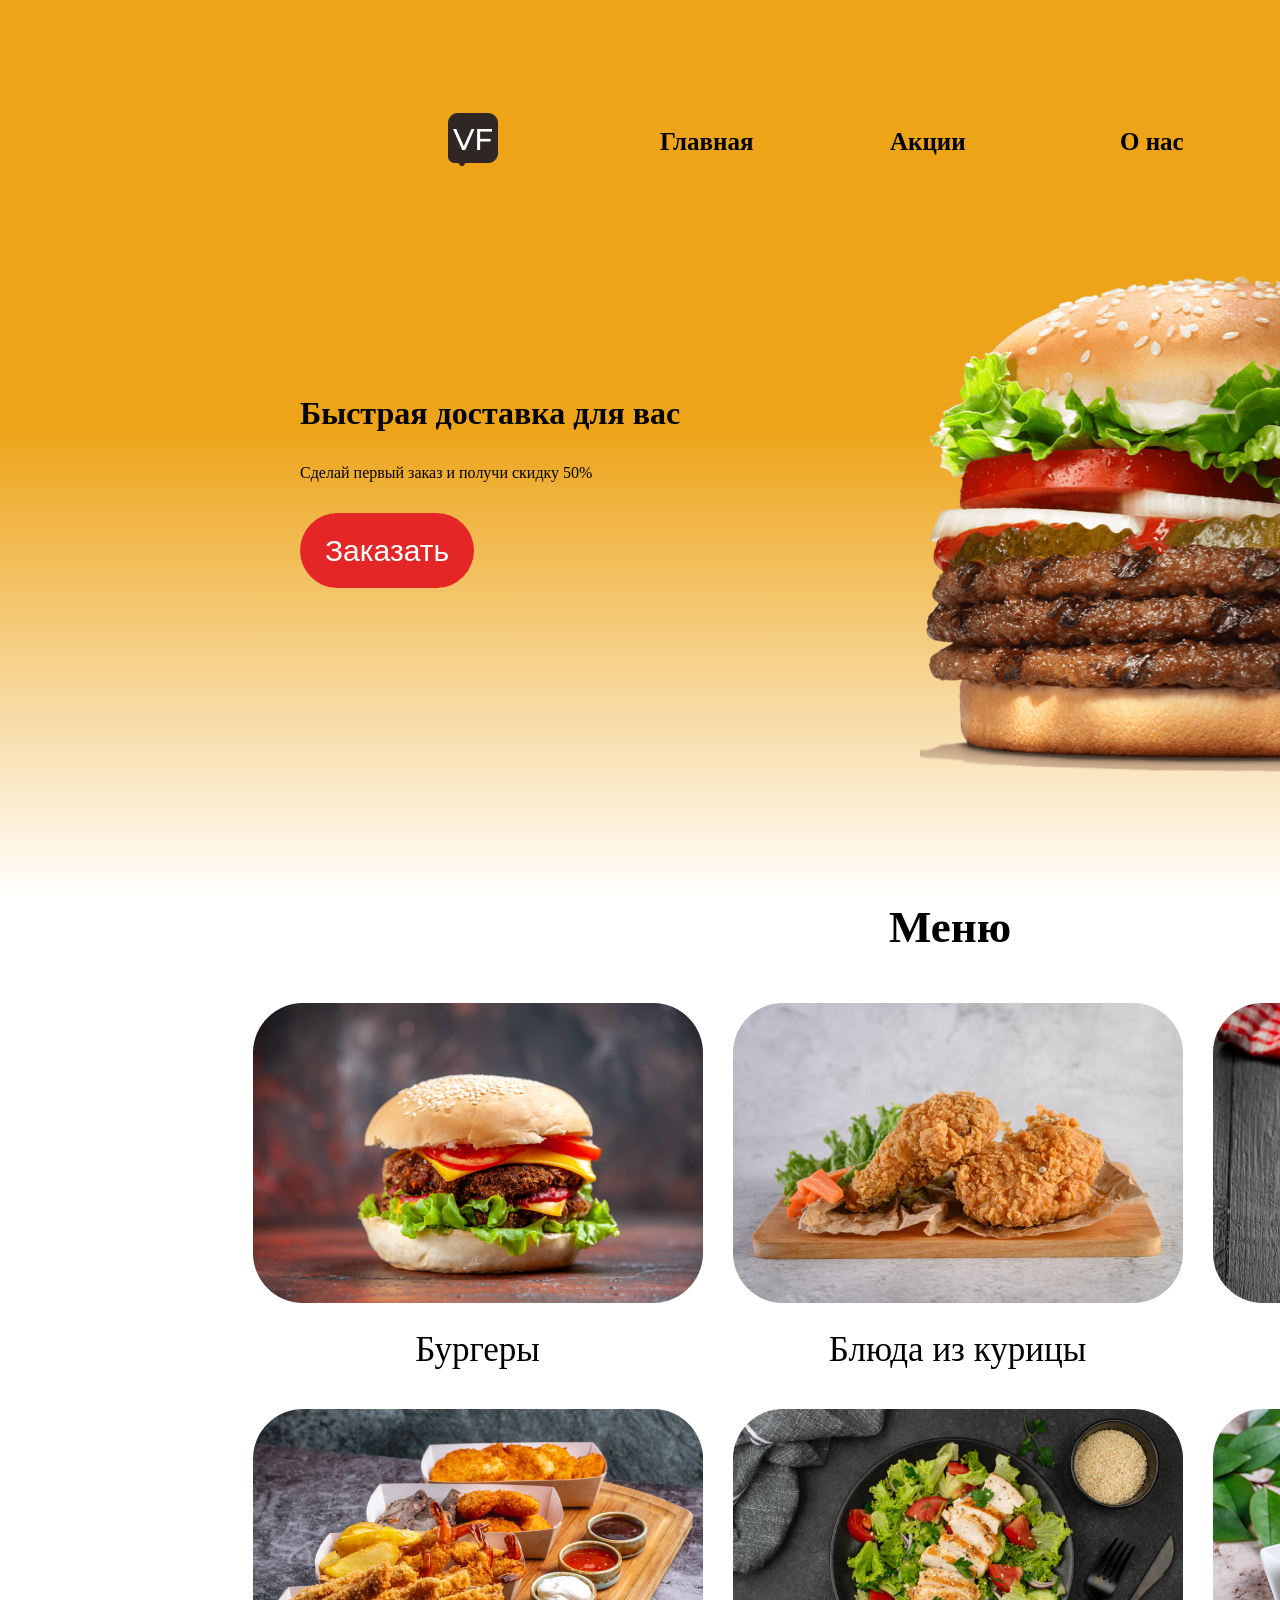
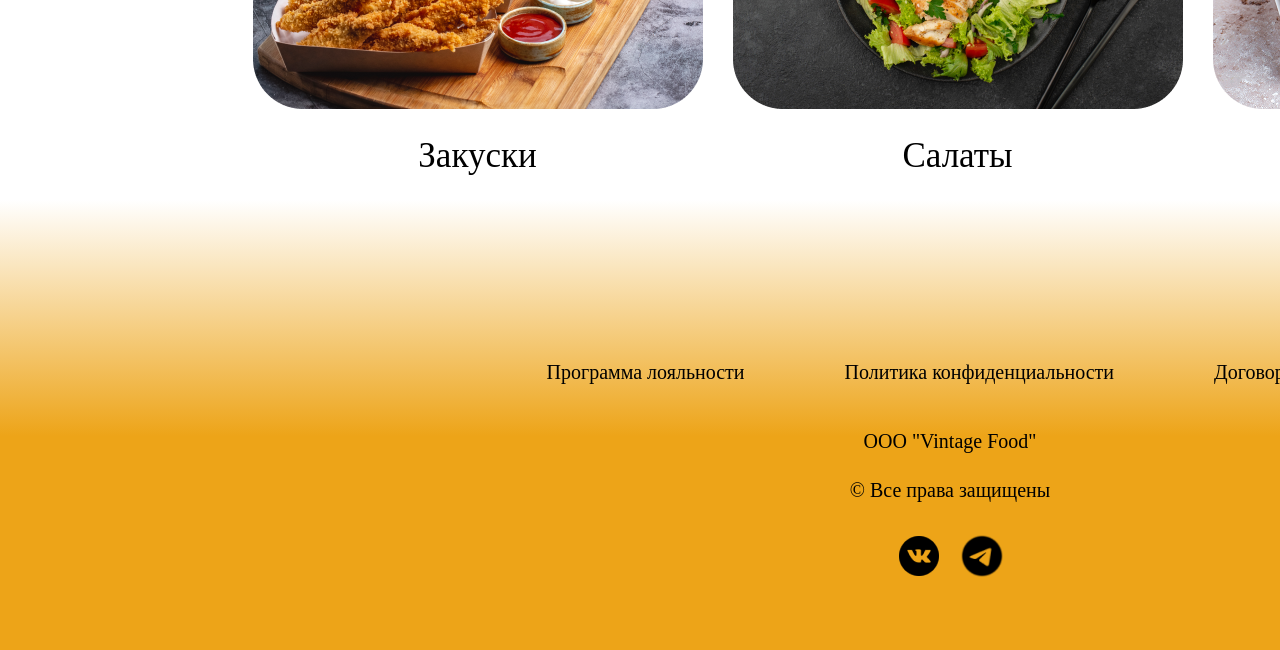
<file: project_burger/index.html>
<!DOCTYPE html>
<html lang="en">
<head>
    <meta charset="UTF-8">
    <meta name="viewport" content="width=device-width, initial-scale=1.0">
    <link rel="stylesheet" href="style.css">
    <title>Vintage Food</title>
</head>
<body>
    <header class="page_header"> <!--шапка страницы-->
        <nav class="navigation">
            <a href="#"> <!--заглушка ссылки-->
                <img src="images/icon.png" alt="" class="logo">
            </a>
            
            <ul class="navigation_list"> <!--список верхний-->
                <li>
                    <a href="#" class="navigation_title_main">Главная</a>
                </li>
                <li>
                    <a href="#" class="navigation_title_main">Акции</a>
                </li>
                <li>
                    <a href="#" class="navigation_title_main">О нас</a>
                </li>
            </ul>

            <button class="navigation_button" type="button">
                <img src="images/cart.png" class="nav_menu_cart_img">
            </button>
        </nav>
        
        <div class="container_page_header"> <!--отдельный контейнер-->
            <ul class="text_header_list">
                <li>
                    <p class="text_header">Быстрая доставка для вас</p>
                </li>
                <li>
                    <p class="text_header_discount">Сделай первый заказ и получи скидку 50%</p>
                </li>
                <li>
                    <button class="container_button_header" type="button">Заказать</button>
                </li>
            </ul>
            <div>
                <img src="images/photo_burger.png" width="642" height="600">
            </div>
        </div>
    </header>

    <main class="page_main"> <!--основная часть страницы-->
        <section class="container_catalog"> <!--Создаем секцию для каталога-->
            <h1 class="catalog_title">Меню</h1>
            <ul class="catalog_list">
                <li class="catalog_item">
                    <img src="images/pic_burger.png" width="450" height="300">
                    <p class="catalog_text">Бургеры</p>
                </li>
                <li class="catalog_item">
                    <img src="images/pic_chicken.png" width="450" height="300">
                    <p class="catalog_text">Блюда из курицы</p>
                </li>
                <li class="catalog_item">
                    <img src="images/pic_meals.png" width="450" height="300">
                    <p class="catalog_text">Горячие блюда</p>
                </li>
                <li class="catalog_item">
                    <img src="images/pic_snack.png" width="450" height="300">
                    <p class="catalog_text">Закуски</p>
                </li>
                <li class="catalog_item">
                    <img src="images/pic_salad.png" width="450" height="300">
                    <p class="catalog_text">Салаты</p>
                </li>
                <li class="catalog_item">
                    <img src="images/pic_desserts.png" width="450" height="300">
                    <p class="catalog_text">Десерты</p>
                </li>
            </ul>
        </section>
    </main>

    <footer class="page_footer"> <!--подвал страницы-->
        <ul class="footer_list">
            <li>
                <a href="#" class="footer_title">Программа лояльности</a>
            </li>
            <li>
                <a href="#" class="footer_title">Политика конфиденциальности</a>
            </li>
            <li>
                <a href="#" class="footer_title">Договор оферты</a>
            </li>
        </ul>

        <ul class="footer_page_text">
            <li>
                <p class="footer_text">ООО "Vintage Food"</p>
            </li>
            <li>
                <p class="footer_text">© Все права защищены</p>
            </li>
        </ul>

        <ul class="footer_contacts">
            <li>
                <a href="#">
                    <img src="images/VK_Circled.png" width="50" height="50" class="footer_images_vk">
                </a>
            </li>
            <li>
                <a href="#">
                    <img src="images/Telegram.png" width="58" height="58" class="footer_images_tg">
                </a>
            </li>
        </ul>
    </footer>
</body>
</html>
</file>
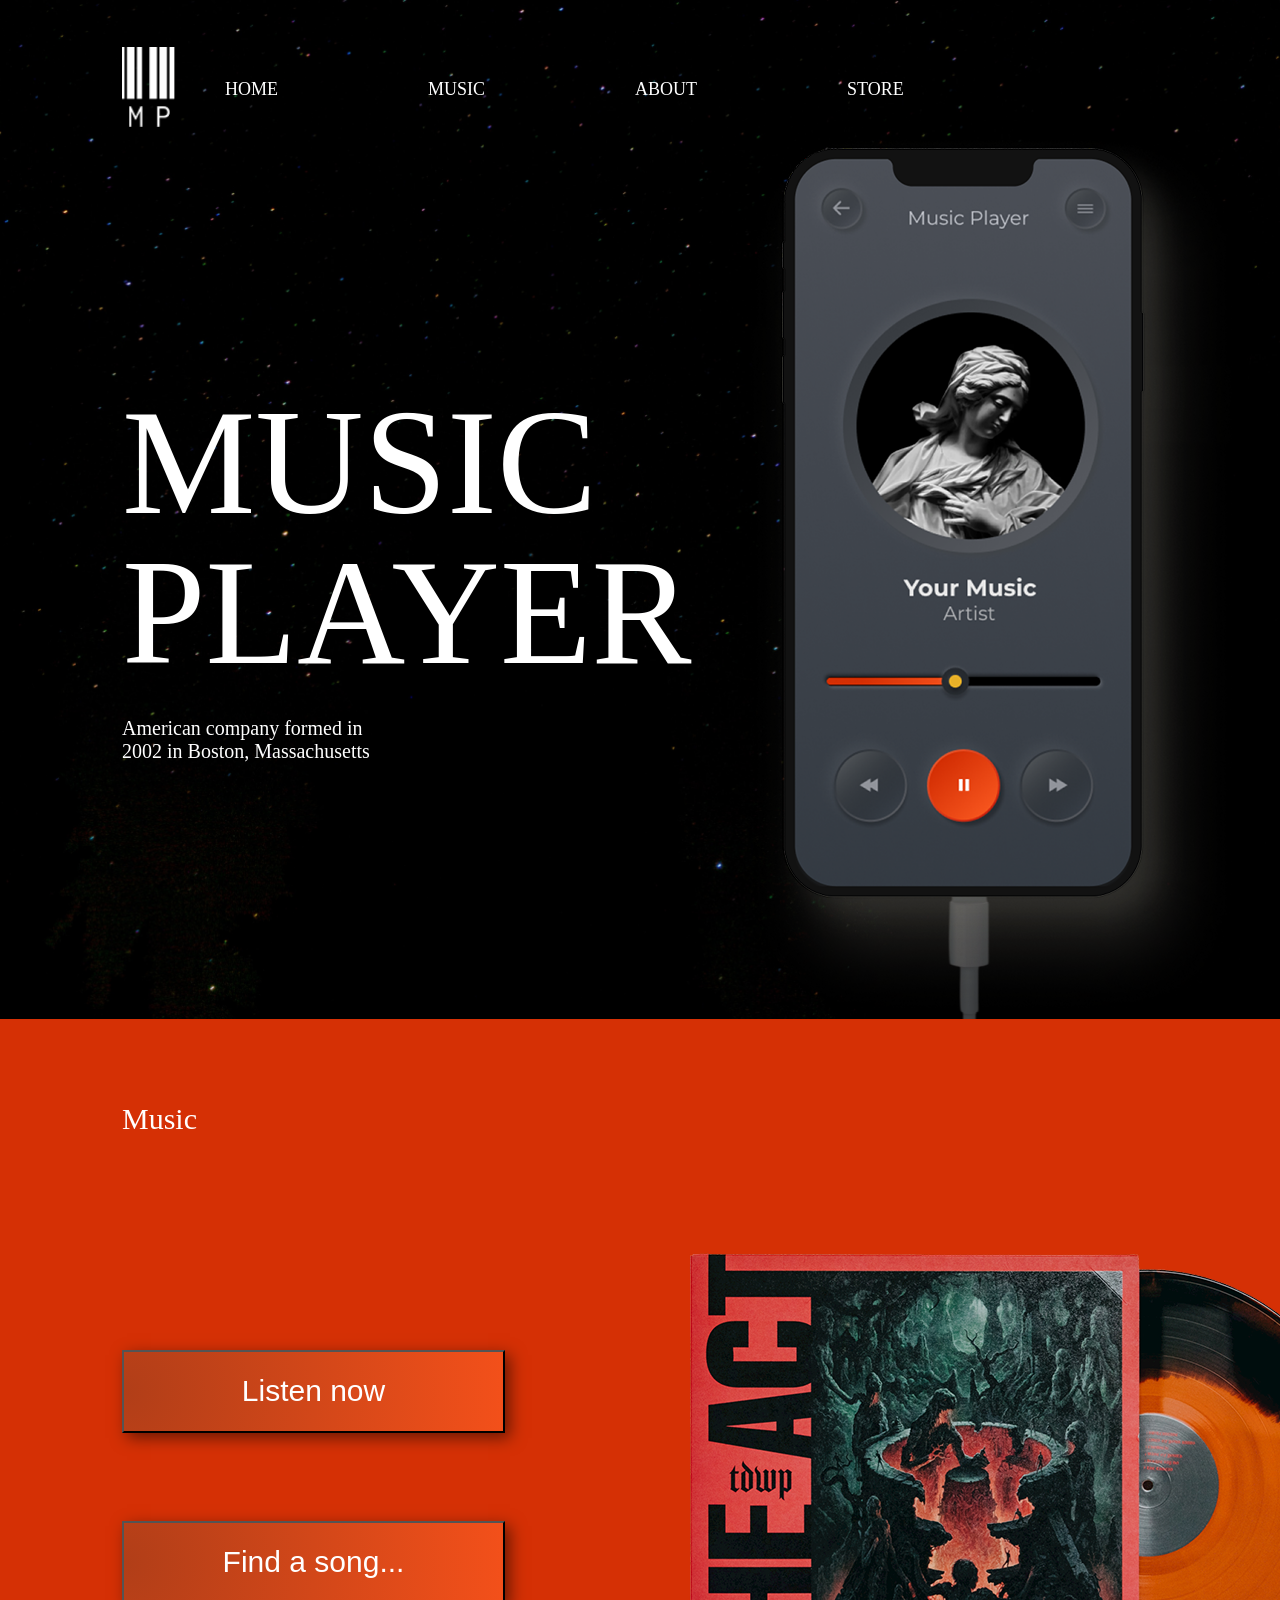
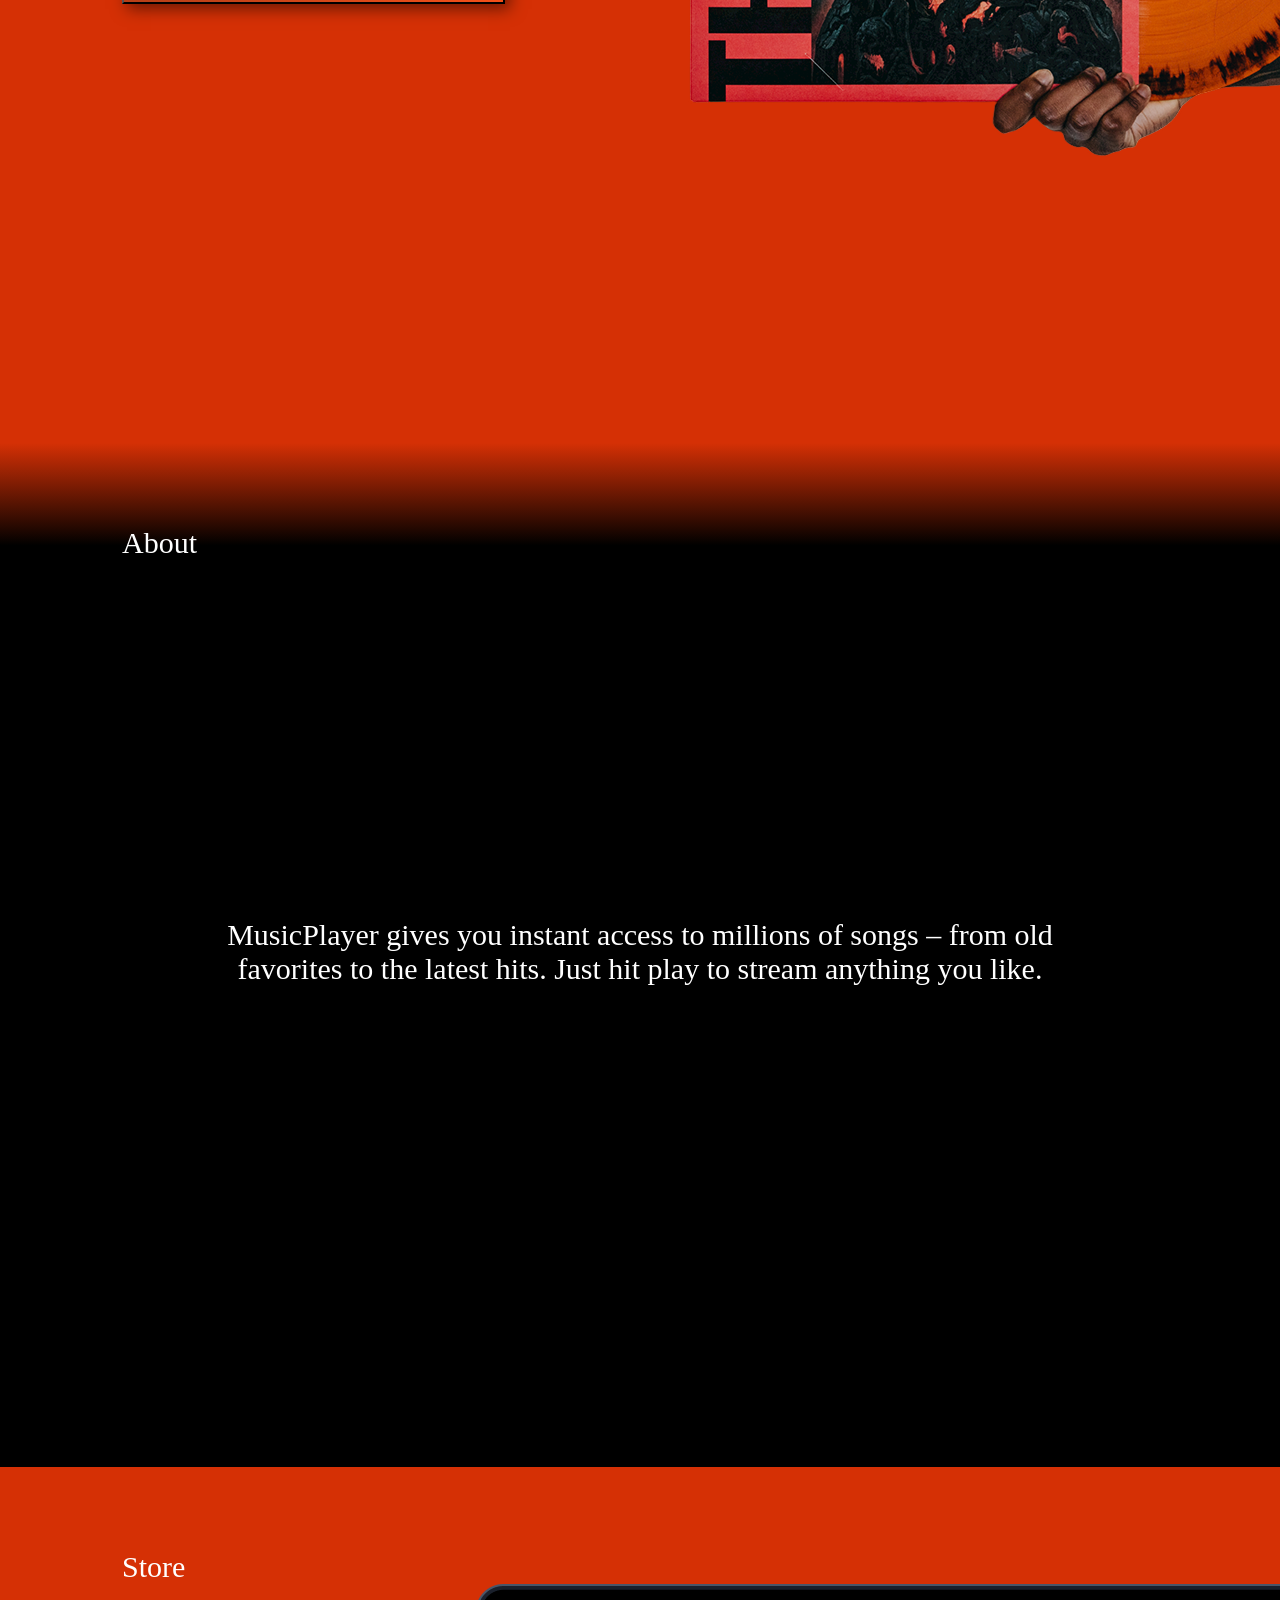
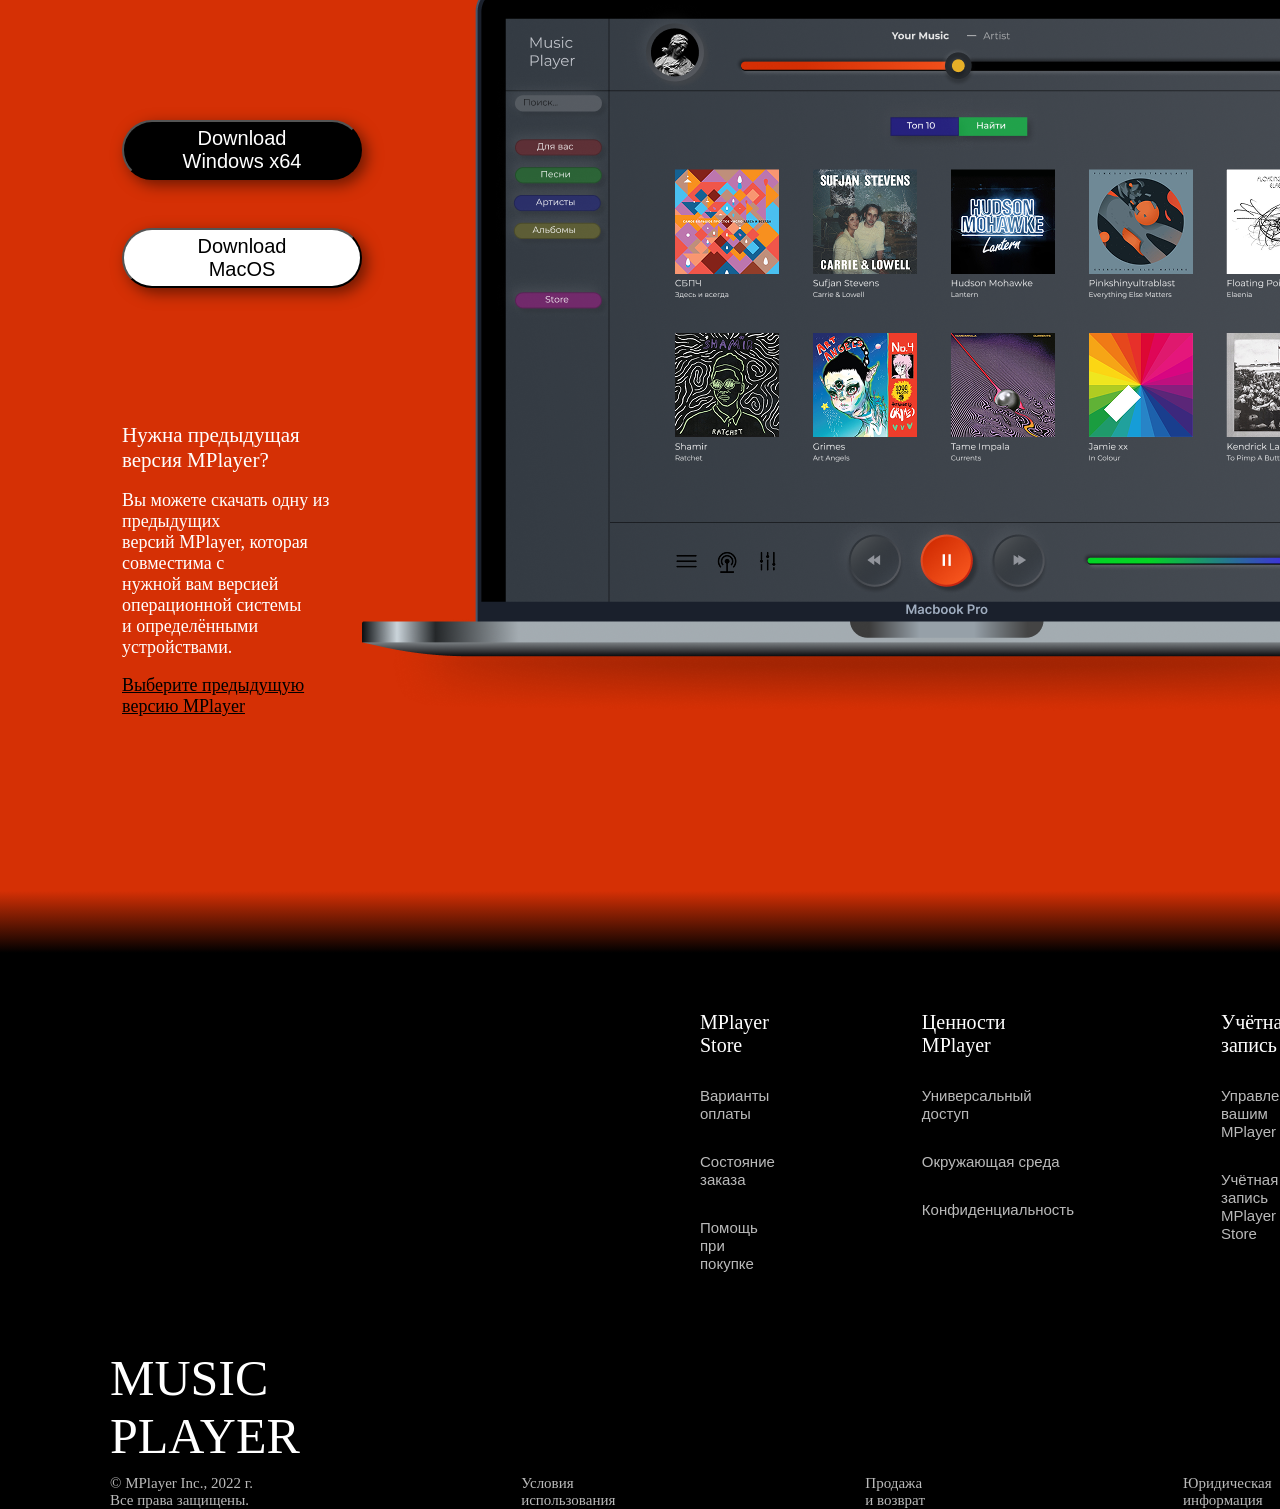
<file: project_music_player/index.html>
<!DOCTYPE html>
<html lang="en">
<head>
    <meta charset="UTF-8">
    <meta name="viewport" content="width=device-width, initial-scale=1.0">
    <link rel="stylesheet" href="style.css">
    <title>Music Player</title>
</head>
<body>
    <header class="page_header">
        <nav class="navigation">
            <div>
                <img src="images/MP_logo.png" alt="" class="mp_logo">
            </div>
            <ul class="navigation_list">
                <li>
                    <a href="#" class="navigation_title_main">home</a>
                </li>
                <li>
                    <a href="#" class="navigation_title_main">music</a>
                </li>
                <li>
                    <a href="#" class="navigation_title_main">about</a>
                </li>
                <li>
                    <a href="#" class="navigation_title_main">store</a>
                </li>
            </ul>
        </nav>

        <div class="header_main">
            <div class="header_main_info">
                <div class="header_title_mp">
                    <p class="title_mp">music</p>
                    <p class="title_mp">player</p>
                </div>
                <div class="header_title_text">
                    <p class="title_text">American company formed in</p>
                    <p class="title_text">2002 in Boston, Massachusetts</p>
                </div>
            </div>

            <div class="header_main_imgs">
                <div>
                    <img src="images/iphone.png" class="iphone_img">
                </div>
                <div>
                    <img src="images/kabel_iphone.png" class="kabel_img">
                </div>
            </div>
        </div>

    </header>
    
    <main class="page_main">
        <section class="main_music">
            <p class="title_music">Music</p>
            <div class="music_content">
                <ul class="buttons_music">
                    <li>
                        <button type="button" class="buttons_music_main">Listen now</button>
                    </li>
                    <li>
                        <button type="button" class="buttons_music_main">Find a song...</button>
                    </li>
                </ul>
                <div>
                    <img src="images/hand_with_disk.png" alt="" class="music_img">
                </div>
            </div>
        </section>

        <section class="main_about">
            <p class="title_about">About</p>
            <div class="main_text_about">
                <p class="text_about">MusicPlayer gives you instant access to millions of songs – from old</p>
                <p class="text_about">favorites to the latest hits. Just hit play to stream anything you like.</p>
            </div>
        </section>

        <section class="main_store">
            <div>
                <p class="title_store">Store</p>
            </div>
            <div class="store_content">
                <div class="text_content">
                    <ul class="buttons_store">
                        <li>
                            <button class="button_windows">
                                <p>Download</p>
                                <p>Windows x64</p>
                            </button>
                        </li>
                        <li>
                            <button class="button_macos">
                                <p>Download</p>
                                <p>MacOS</p>
                            </button>
                        </li>
                    </ul>
                    <ul class="version_store">
                        <li>
                            <p class="title_version">Нужна предыдущая версия MPlayer?</p>
                        </li>
                        <li>
                            <p class="text_version">Вы можете скачать одну из предыдущих</p>
                            <p class="text_version">версий MPlayer, которая совместима с</p>
                            <p class="text_version">нужной вам версией операционной системы</p>
                            <p class="text_version">и определёнными устройствами.</p>
                        </li>
                        <li>
                            <a href="#" class="link_version">Выберите предыдущую версию MPlayer</a>
                        </li>
                    </ul>
                </div>
                <div class="image_content">
                    <img src="images/macbook.png" class="macbook_img">
                </div>
            </div>
        </section>
    </main>

    <footer class="page_footer">
        <div class="footer_mp_info">
            <ul class="footer_mp_store">
                <li>
                    <a href="#" class="footer_mp_store_title">MPlayer Store</a>
                </li>
                <li>
                    <a href="#" class="footer_mp_store_vars">Варианты оплаты</a>
                </li>
                <li>
                    <a href="#" class="footer_mp_store_vars">Состояние заказа</a>
                </li>
                <li>
                    <a href="#" class="footer_mp_store_vars">Помощь при покупке</a>
                </li>
            </ul>

            <ul class="footer_mp_values">
                <li>
                    <a href="#" class="footer_mp_values_title">Ценности MPlayer</a>
                </li>
                <li>
                    <a href="#" class="footer_mp_values_vars">Универсальный доступ</a>
                </li>
                <li>
                    <a href="#" class="footer_mp_values_vars">Окружающая среда</a>
                </li>
                <li>
                    <a href="#" class="footer_mp_values_vars">Конфиденциальность</a>
                </li>
            </ul>

            <ul class="footer_account">
                <li>
                    <a href="#" class="footer_account_title">Учётная запись</a>
                </li>
                <li>
                    <a href="#" class="footer_account_vars">Управление вашим MPlayer ID</a>
                </li>
                <li>
                    <a href="#" class="footer_account_vars">Учётная запись MPlayer Store</a>
                </li>
            </ul>
        </div>

        <div class="footer_title_mp">
            <p class="footer_logo">music</p>
            <p class="footer_logo">player</p>
        </div>

        <ul class="footer_info">
            <li>
                <p class="footer_info_under_logo">© MPlayer Inc., 2022 г. Все права защищены.</p>
            </li>
            <li>
                <a href="#" class="footer_info_vars">Условия использования</a>
            </li>
            <li>
                <a href="#" class="footer_info_vars">Продажа и возврат</a>
            </li>
            <li>
                <a href="#" class="footer_info_vars">Юридическая информация</a>
            </li>
        </ul>
    </footer>
</body>
</html>
</file>
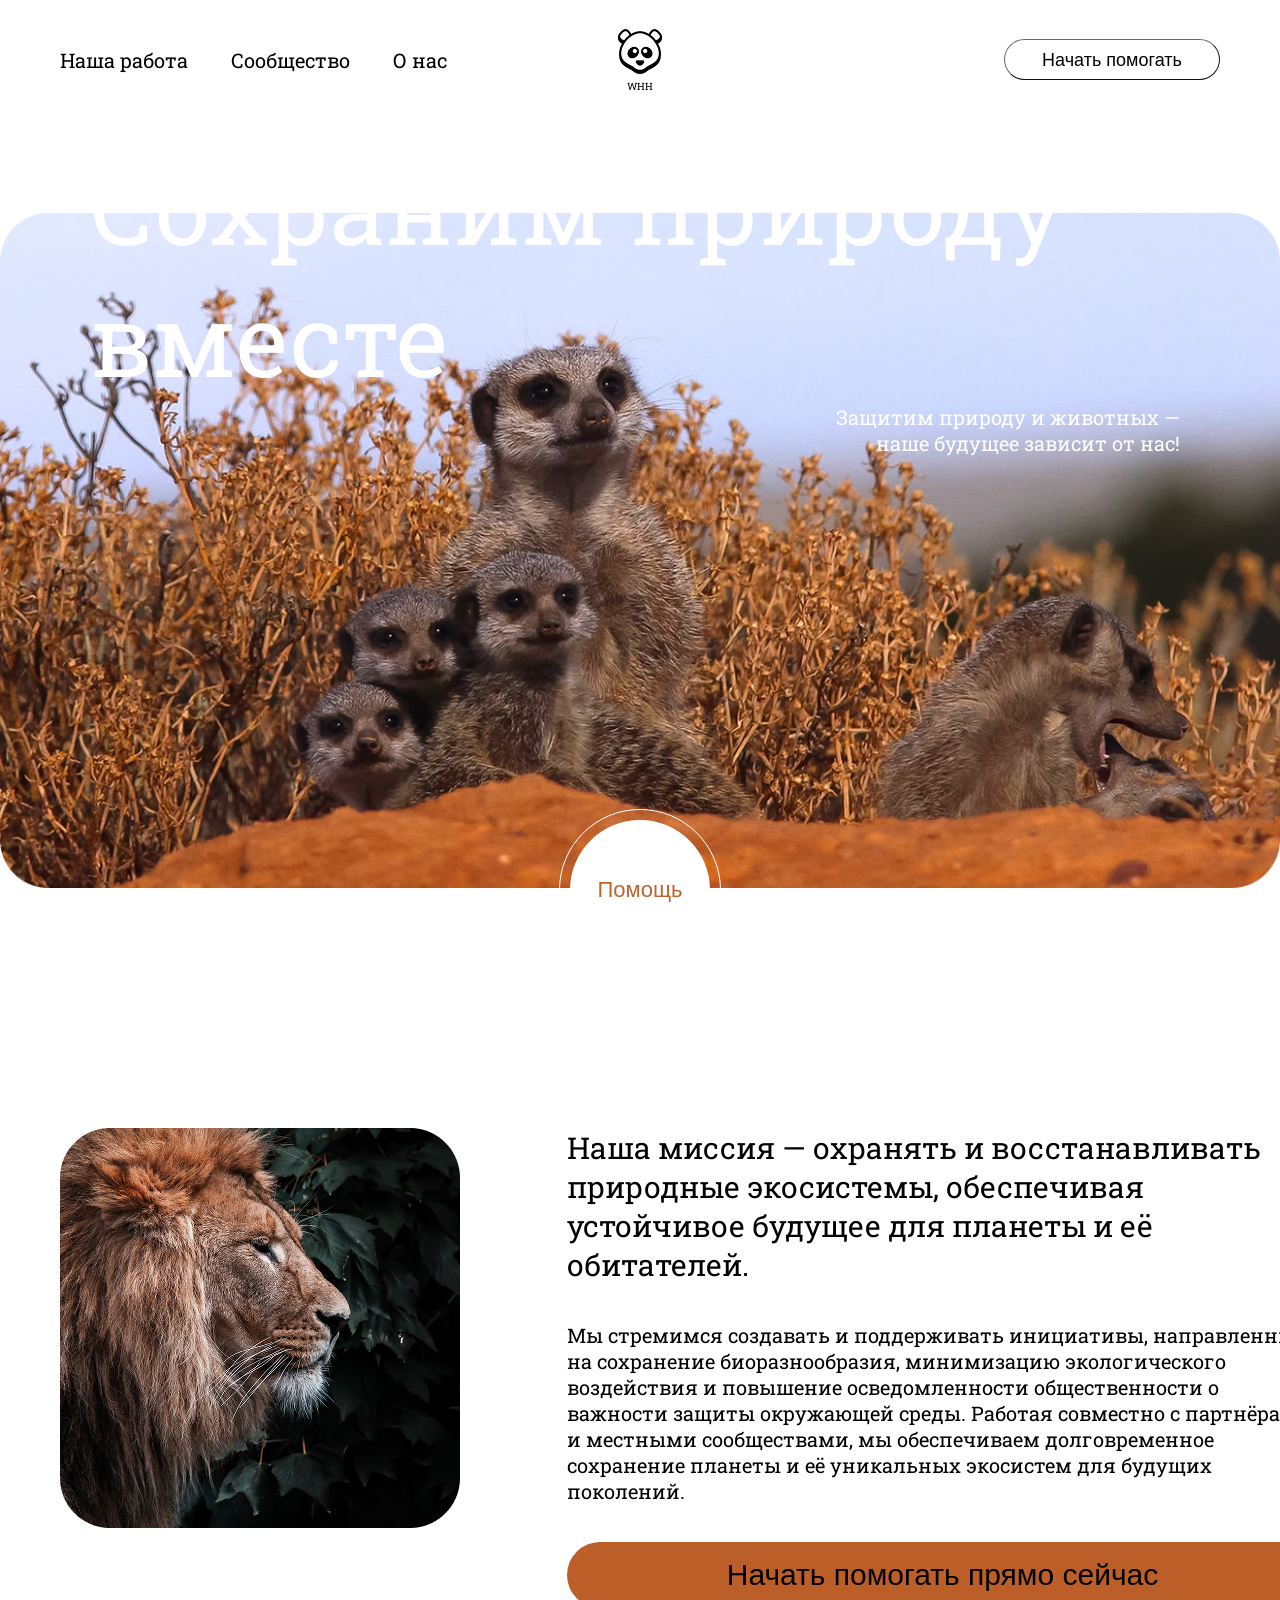
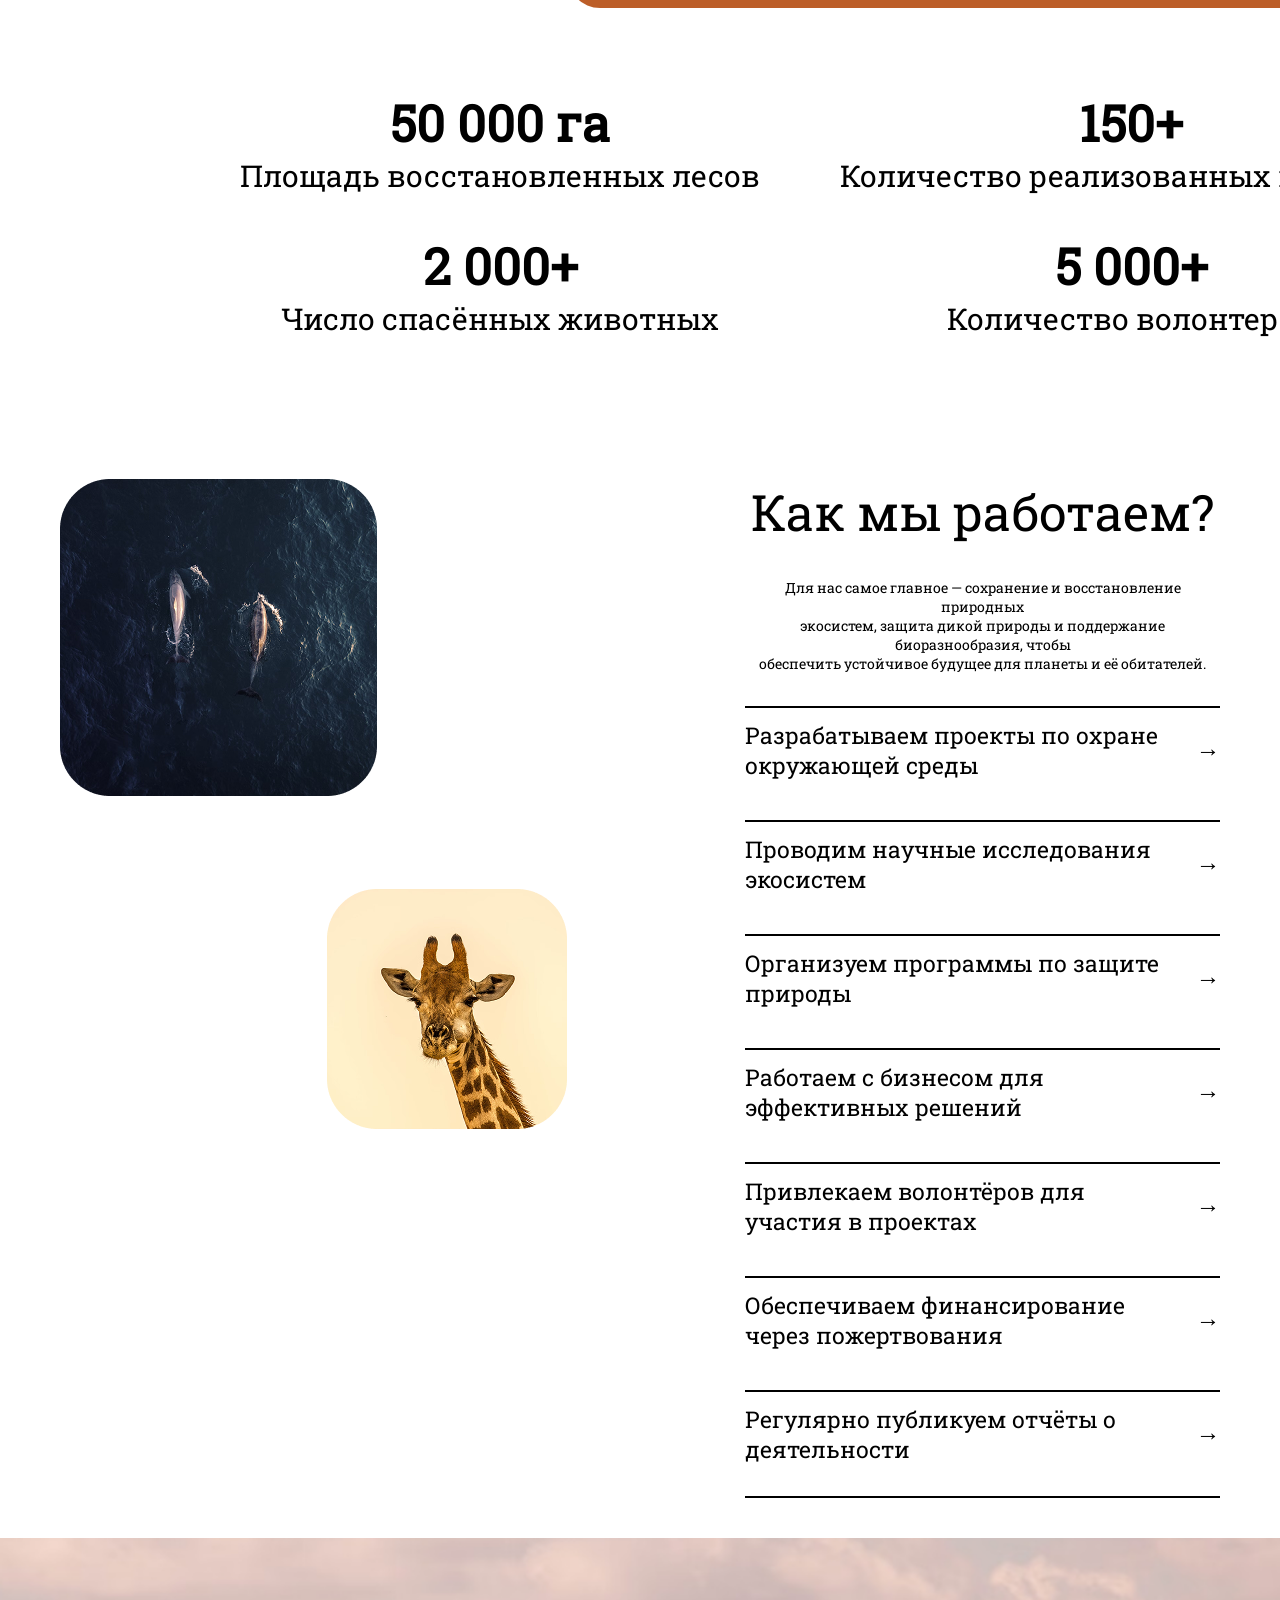
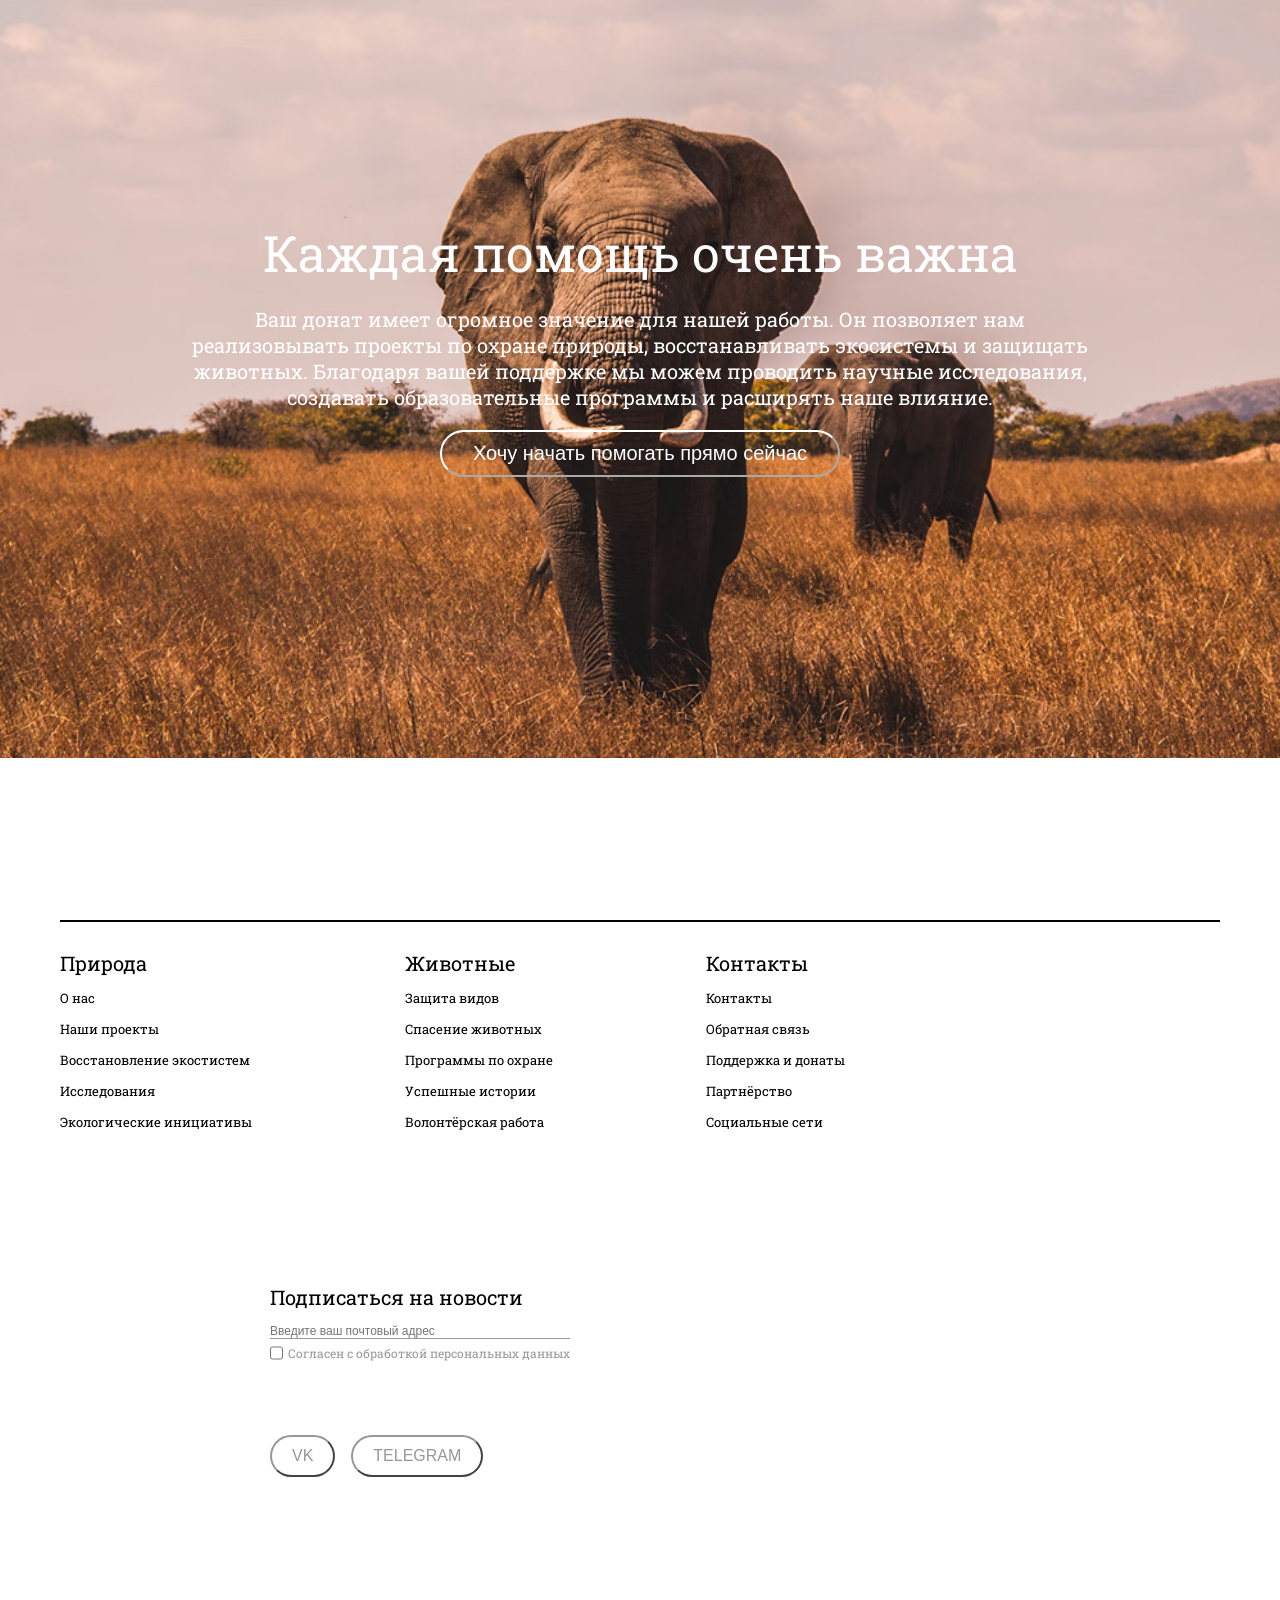
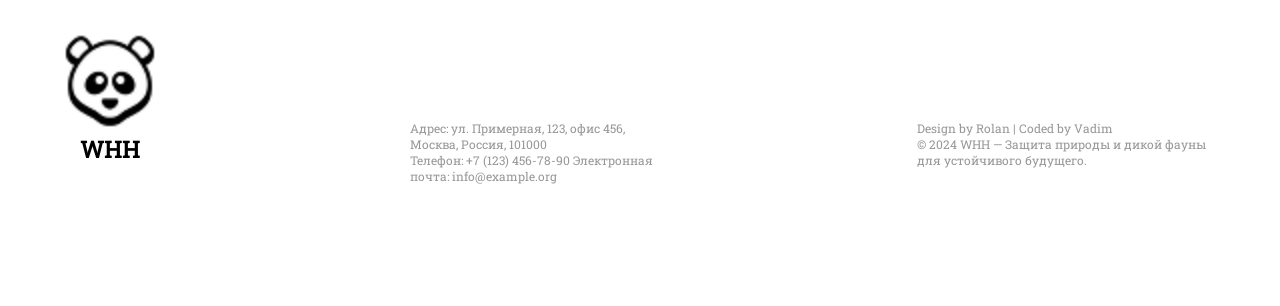
<file: project_nature/index.html>
<!DOCTYPE html>
<html lang="en">
<head>
    <meta charset="UTF-8">
    <meta name="viewport" content="width=device-width, initial-scale=1.0">
    <link rel="stylesheet" href="style.css">
    <title>Nature</title>
</head>
<body>
    <header class="page_header">
        <nav class="navigation">
            <div class="header_list">
                <ul class="navigation_list">
                    <li>
                        <a href="#" class="navigation_title_main">Наша работа</a>
                    </li>
                    <li>
                        <a href="#" class="navigation_title_main">Сообщество</a>
                    </li>
                    <li>
                        <a href="#" class="navigation_title_main">О нас</a>
                    </li>
                </ul>
            </div>
            <div class="header_logo">
                <img src="images/logo.png" class="nature_logo">
                <p class="nature_logo_text">WHH</p>
            </div>
            <div class="header_button">
                <button class="header_button_start">
                    <p class="header_button_text">Начать помогать</p>
                </button>
            </div>
        </nav>

        <div class="header_main">
            <div class="header_main_title">
                <p class="header_text_1">Сохраним природу<br>вместе</p>
                <p class="header_text_2">Защитим природу и животных —<br>наше будущее зависит от нас!</p>
            </div>
            <div class="header_main_button">
                <button class="header_button_help">
                    <p class="header_button_help_text">Помощь</p>
                </button>
            </div>
        </div>
    </header>

    <main class="page_main">
        <section class="main_our_mission">
            <div class="main_text_plus_image">
                <div class="main_img">
                    <img src="images/pic_lion.png" width="400" height="400">
                </div>
                <div class="main_text">
                    <p class="main_text_1">Наша миссия — охранять и восстанавливать природные экосистемы, обеспечивая устойчивое будущее для планеты и её обитателей.</p>
                    <p class="main_text_2">Мы стремимся создавать и поддерживать инициативы, направленные на сохранение биоразнообразия, минимизацию экологического воздействия и повышение осведомленности общественности о важности защиты окружающей среды. Работая совместно с партнёрами и местными сообществами, мы обеспечиваем долговременное сохранение планеты и её уникальных экосистем для будущих поколений.</p>
                    <button class="main_button">
                        <p>Начать помогать прямо сейчас</p>
                    </button>
                </div>
            </div>

            <div class="main_numbers_results">
                <ul class="main_res_list">
                    <li>
                        <p class="main_nums_list">50 000 га</p>
                        <p class="main_text_list">Площадь восстановленных лесов</p>
                    </li>
                    <li>
                        <p class="main_nums_list">150+</p>
                        <p class="main_text_list">Количество реализованных проектов</p>
                    </li>
                    <li>
                        <p class="main_nums_list">2 000+</p>
                        <p class="main_text_list">Число спасённых животных</p>
                    </li>
                    <li>
                        <p class="main_nums_list">5 000+</p>
                        <p class="main_text_list">Количество волонтеров</p>
                    </li>
                </ul>
            </div>

        </section>

        <section class="main_how_we_work">
            <div class="main_hww_images">
                <img src="images/pic_dolphins.png" class="hww_image_1">
                <img src="images/pic_giraffe.png" class="hww_image_2">
            </div>

            <div class="main_hww_text">
                <div class="hww_text_info">
                    <h1>Как мы работаем?</h1>
                    <p class="hww_text_main">Для нас самое главное — сохранение и восстановление природных<br>экосистем, защита дикой природы и поддержание биоразнообразия, чтобы<br>обеспечить устойчивое будущее для планеты и её обитателей.</p>
                    <ul class="hww_text_list">
                        <li>
                            <p>Разрабатываем проекты по охране окружающей среды</p>
                        </li>
                        <li>
                            <p>Проводим научные исследования экосистем</p>
                        </li>
                        <li>
                            <p>Организуем программы по защите природы</p>
                        </li>
                        <li>
                            <p>Работаем с бизнесом для эффективных решений</p>
                        </li>
                        <li>
                            <p>Привлекаем волонтёров для участия в проектах</p>
                        </li>
                        <li>
                            <p>Обеспечиваем финансирование через пожертвования</p>
                        </li>
                        <li>
                            <p>Регулярно публикуем отчёты о деятельности</p>
                        </li>
                    </ul>
                </div>
            </div>
        </section>

        <section class="main_donate">
            <div class="main_donate_text">
                <h1 class="main_donate_title">Каждая помощь очень важна</h1>
                <p class="main_donate_info">Ваш донат имеет огромное значение для нашей работы. Он позволяет нам<br>реализовывать проекты по охране природы, восстанавливать экосистемы и защищать<br>животных. Благодаря вашей поддержке мы можем проводить научные исследования,<br>создавать образовательные программы и расширять наше влияние.</p>
                <button class="main_donate_button">
                    <p>Хочу начать помогать прямо сейчас</p>
                </button>
            </div>
        </section>
    </main>

    <footer class="page_footer">
        <div class="footer_lists">
            <ul class="list_nature">
                <li>
                    <p class="footer_list_title">Природа</p>
                </li>
                <li>
                    <a class="footer_list_item" href="#">О нас</a>
                </li>
                <li>
                    <a class="footer_list_item" href="#">Наши проекты</a>
                </li>
                <li>
                    <a class="footer_list_item" href="#">Восстановление экостистем</a>
                </li>
                <li>
                    <a class="footer_list_item" href="#">Исследования</a>
                </li>
                <li>
                    <a class="footer_list_item" href="#">Экологические инициативы</a>
                </li>
            </ul>

            <ul class="list_animals">
                <li>
                    <p class="footer_list_title">Животные</p>
                </li>
                <li>
                    <a class="footer_list_item" href="#">Защита видов</a>
                </li>
                <li>
                    <a class="footer_list_item" href="#">Спасение животных</a>
                </li>
                <li>
                    <a class="footer_list_item" href="#">Программы по охране</a>
                </li>
                <li>
                    <a class="footer_list_item" href="#">Успешные истории</a>
                </li>
                <li>
                    <a class="footer_list_item" href="#">Волонтёрская работа</a>
                </li>
            </ul>

            <ul class="list_contacts">
                <li>
                    <p class="footer_list_title">Контакты</p>
                </li>
                <li>
                    <a class="footer_list_item" href="#">Контакты</a>
                </li>
                <li>
                    <a class="footer_list_item" href="#">Обратная связь</a>
                </li>
                <li>
                    <a class="footer_list_item" href="#">Поддержка и донаты</a>
                </li>
                <li>
                    <a class="footer_list_item" href="#">Партнёрство</a>
                </li>
                <li>
                    <a class="footer_list_item" href="#">Социальные сети</a>
                </li>
            </ul>

            <div class="subscribe_form">
                <p class="subscribe_title">Подписаться на новости</p>
                <form action="/register" method="post" class="form_registration">
                    <input type="email" placeholder="Введите ваш почтовый адрес" class="form_email">
                    <div class="form_agree_tick">
                        <input type="checkbox" id="agree_tick">
                        <label for="agree_tick" class="form_agree">Согласен с обработкой персональных данных</label>
                    </div>
                </form>
                <div class="subscribe_socials">
                    <button class="subscribe_buttons">
                        <p>VK</p>
                    </button>
                    <button class="subscribe_buttons">
                        <p>TELEGRAM</p>
                    </button>
                </div>
            </div>

        <div>
        <div class="footer_info">
            <div class="footer_logo">
                <img src="images/logo.png" class="nature_logo_f">
                <p class="nature_logo_text_f">WHH</p>
            </div>
            <div class="footer_address_phone">
                <p class="footer_info_text">Адрес: ул. Примерная, 123, офис 456, Москва, Россия, 101000</p>
                <p class="footer_info_text">Телефон: +7 (123) 456-78-90 Электронная почта: info@example.org</p>
            </div>
            <div class="footer_creators">
                <p class="footer_info_text">Design by Rolan | Coded by Vadim</p>
                <p class="footer_info_text">© 2024 WHH — Защита природы и дикой фауны для устойчивого будущего.</p>
            </div>
        </div>
    </footer>
</body>
</html>
</file>
<file: project_burger/style.css>
* {
    padding: 0; /* отменяем отступы внутри элементов */
    margin: 0; /* отменяем отступы вокруг элементов */
    box-sizing: border-box; /* включает padding и border ВНУТРЬ заданной ширины */
}

html {
    height: 100%;
}

body{
    margin: 0 auto; /* отступ снизу и сверху, автомат. выравнивание (по горизонтали)*/
    height: 100%; /* высота элемента body от высоты родительского эл-та */
    flex-direction: column; /* вертикальное направление главной оси контейнера */ 
    font-weight: 500;
    font-size: 35px;
    line-height: 43px; /* расстояние между строками */
    color: black;
    background-color: white;
}

/* -------- шапка ---------*/

.page_header{
    width: 1900px;
    min-height: 900px;
    background: linear-gradient(180deg, #EDA418 47.5%, rgba(237, 164, 24, 0) 100%);
}

.navigation{
    display: flex; 
    flex-wrap: wrap; /* переносит эл-ты на новую строку, если не помещаются */
    justify-content: center; /* чтобы все эл-ты располагались в центре*/
    min-height: 70px;
    padding-top: 105px; 
    padding-right: 65px;
}

.logo{
    display: block; /* элемент logo как блочный элемент*/
    margin-top: 8px;

}

.navigation_list{
    display: flex;
    flex-wrap: wrap;
    gap: 30px; /* промежуток между элементами */
    margin: auto 0;
    padding: 0;
    margin-left: 149px;
    list-style: none; /* удаляет маркеры списка из элементов */
}

.navigation_title_main{
    display: block;
    min-width: 200px;
    font-weight: 700;
    font-size: 25px;
    line-height: 30px;
    text-decoration: none; /* убрать подчеркивания*/
    color: black;
}

.navigation_button{
    display: inline-block; /* элемент как встроенный блок*/
    width: 70px;
    height: 70px;
    background-color: black;
    border: none; /* удаляет границу у элемента*/
    border-radius: 100px;
}
.container_page_header{
    display: flex;
    padding-top: 25px;
    gap: 20px;
    padding-left: 300px;
}
.text_header_list{
    width: 600px;
    margin: 0;
    padding: 0;
    list-style: none;
}
.text_header{
    margin: 0;
    padding: 0;
    padding-top: 190px;
    font-weight: 800;
    font-size: 32px;
    line-height: 40px;
}
.text_header_discount{
    margin: 0;
    padding: 0;
    padding-top: 30px;
    padding-bottom: 30px;
    font-weight: 400;
    font-size: 16px;
    line-height: 20px;
}
.container_button_header{
    display: block;
    margin: 0;
    padding: 25px;
    font-weight: 400;
    font-size: 30px;
    line-height: 25px;
    color: white;
    background: #E52626;
    border-radius: 50px;
    border: none;
}

/* -------- основная часть (меню) ---------*/

.page_main{
    width: 1900px;
    min-height: 900px;
    background: white;
    text-align: center;
}

.container_catalog{
    display: flex; 
    flex-wrap: wrap;
    justify-content: center; 
}

.catalog_title{
    margin: 0;
    padding: 0;
    color: black;
    font-weight: 600;
    font-size: 45px;
    line-height: 55px;
}

.catalog_list{
    display: flex; 
    flex-wrap: wrap;
    justify-content: center;
    margin: 0;
    margin-left: 15px; 
    gap: 38px 30px;
    margin-top: 48px;
    list-style: none;
}

.catalog_text{
    margin: 0;
    padding: 0;
    padding-top: 15px;
    font-weight: 500;
    font-size: 35px;
    line-height: 43px;
    color: black;
}

/* -------- футер (подвал) страницы ---------*/

.page_footer{
    width: 1900px;
    min-height: 450px;
    background: linear-gradient(0deg, #EDA418 47.5%, rgba(237, 164, 24, 0) 100%);
    text-align: center;
}

.footer_list{
    display: flex; 
    flex-wrap: wrap;
    margin: 0;
    padding: 0;
    padding-top: 160px;
    font-weight: 400;
    font-size: 20px;
    line-height: 24px;
    justify-content: center;
    list-style: none;
    gap: 100px;
}

.footer_title{
    margin: 0;
    padding: 0;
    color: black;
    text-decoration: none;
}

.footer_page_text{
    margin: 0;
    padding: 0;
    padding-top: 20px;
    font-weight: 500;
    font-size: 20px;
    line-height: 24px;
    list-style: none; 
}

.footer_text{
    padding-top: 25px;
}

.footer_contacts{
    display: flex;
    flex-wrap: wrap;
    gap: 5px;
    justify-content: center;
    list-style: none;
    padding-top: 25px;
}

.footer_images_vk{
    margin: 4px;
}
</file>
<file: project_music_player/style.css>
* {
    padding: 0; 
    margin: 0;
    box-sizing: border-box; /* включает padding и border ВНУТРЬ заданной ширины */
}

html {
    height: 100%;
}

body{
    min-height: 100vh;
    display: flex;
    flex-direction: column; 
    color: white;
    background-color: black;
}

/* ---------- шапка ----------*/

.page_header{
    width: 100%;
    min-height: 900px;
    background-image: url("images/sky_background.png");
    background-size: cover;
    background-position: center;
    padding-top: 47px;
    padding-left: 122px;
    padding-right: 122px;
    overflow: hidden; /* обрезает все, что выходит за пределы шапки*/
}

.navigation{
    display: flex; 
    flex-wrap: wrap;
    align-items: center;
    gap: 50px;
}

.mp_logo{
    width: 53px;
    height: 80px;
}

.navigation_list{
    display: flex;
    flex-wrap: wrap;
    gap: 150px;
    list-style: none;
}

.navigation_title_main{
    text-decoration: none;
    font-size: 18px;
    font-weight: 500;
    line-height: 26px;
    color: white;
    text-transform: uppercase;
}

.header_main {
    display: flex;
    align-items: center;
    justify-content: space-between;
    min-height: 700px;
    gap: 50px;
}


.header_title_mp{
    margin-bottom: 30px;
}

.title_mp{
    font-size: 150px;
    text-transform: uppercase;
    font-weight: 500;
    font-family: fantasy;
    line-height: 1;
}

.header_title_text{
    margin-top: 30px;
}

.title_text{
    font-size: 20px;
    font-weight: 500;
}

.header_main_imgs{
    position: relative;
    width: 500px;
    flex-shrink: 0; /* не сжимается*/
}

.iphone_img{
    display: block;
    width: 500px;
    position: relative; /* чтобы работал z-index */
    z-index: 2; /* больше -> выше по приоритету */
}

.kabel_img{
    position: absolute;
    bottom: -10px;
    left: 35%;
    transform: translateX(-35%);
    width: 350px;
    z-index: 1; /* меньше -> ниже по приоритету (позади) */
}

/* ---------- main - music ----------*/
.page_main{
    flex: 1;
}

.main_music{
    width: 100%;
    min-height: 1024px;
    background-color: #D53005;
    padding-top: 83px;
    padding-left: 122px;
    padding-right: 122px;
    overflow: hidden;
}

.title_music{
    font-size: 30px;
    font-weight: 500;
}

.music_content{
    display: flex;
    align-items: center;
    justify-content: space-between;
}

.buttons_music{
    display: flex;
    flex-direction: column;
    gap: 88px;
    padding-top: 10px;
    list-style: none;
}

.buttons_music_main{
    width: 383px;
    height: 83px;
    background: radial-gradient(circle at left, #B13E18, #F3501A);
    padding: 18px 93px; 
    font-size: 30px;
    font-weight: 400;
    color: white;
    box-shadow: 5px 5px 15px rgba(0, 0, 0, 0.5); /* тень:  сдвиг_вправо сдвиг_вниз размытие цвет */
    cursor: pointer; /* курсор-рука */
}

.buttons_music_main:hover{
    background: radial-gradient(circle at left, #8d3113, #b93d14);
}

.music_img{
    margin-right: -125px;
}

/* ---------- main - about ----------*/

.main_about{
    width: 100%;
    min-height: 1024px;
    background: linear-gradient(to top, black 90%, #D53005 100%);
    padding-top: 83px;
    padding-left: 122px;
    padding-right: 122px;
    overflow: hidden;
}

.title_about{
    font-size: 30px;
    font-weight: 500;
}

.main_text_about{
    text-align: center;
    padding-top: 358px;
}

.text_about{
    font-size: 30px;
    font-weight: 400;
}

/* ---------- main - store ----------*/

.main_store{
    width: 100%;
    min-height: 1024px;
    background-color: #D53005;
    padding-top: 83px;
    padding-left: 122px;
    padding-right: 122px;
    overflow: hidden;
}

.title_store{
    font-size: 30px;
    font-weight: 500;
}

.buttons_store{
    display: flex;
    flex-direction: column;
    gap: 48px;
    padding-top: 136px;
    padding-left: 0;
    list-style: none;
}

.button_windows{
    width: 240px;
    height: 60px;
    background-color: black;
    font-size: 20px;
    font-weight: 500;
    color: white;
    box-shadow: 5px 5px 15px rgba(0, 0, 0, 0.5);
    border-radius: 30px;
    cursor: pointer;
}

.button_macos{
    width: 240px;
    height: 60px;
    background-color: white;
    font-size: 20px;
    font-weight: 500;
    color: black;
    box-shadow: 5px 5px 15px rgba(0, 0, 0, 0.5);
    border-radius: 30px;
    cursor: pointer;
}

.button_windows:hover{
    color: rgb(130, 129, 129);
}

.button_macos:hover{
    background-color: rgb(186, 186, 186);
}

.version_store{
    display: flex;
    flex-direction: column;
    gap: 17px;
    padding-top: 135px;
    list-style: none;
}

.title_version{
    font-size: 21px;
    font-weight: 500;
}

.text_version{
    font-size: 18px;
    font-weight: 300;
}

.link_version{
    font-size: 18px;
    font-weight: 300;
    color: black;
}

.store_content{
    display: flex;
    align-items: center;
    justify-content: space-between;
}

/* ---------- footer ----------*/

.page_footer{
    width: 100%;
    min-height: 536px;
    background: linear-gradient(to top, black 90%, #D53005 100%);
    overflow: hidden;
}

.footer_mp_info{
    display: flex;
    flex-direction: row;
    gap: 147px;
    padding-left: 700px;
    padding-top: 120px;
}

.footer_mp_store, .footer_mp_values, .footer_account{
    margin: 0;
    padding: 0;
    display: flex;
    flex-direction: column;
    list-style: none;
    gap: 30px;
}

.footer_mp_store_title, .footer_mp_values_title, .footer_account_title{
    color: white;
    text-decoration: none;
    flex-direction: column;
    font-size: 20px;
    font-weight: 500;
}

.footer_mp_store_vars, .footer_mp_values_vars, .footer_account_vars{
    color: rgba(255, 255, 255, 0.729);
    text-decoration: none;
    font-size: 15px;
    font-weight: 200;
    font-family:Arial, Helvetica, sans-serif;
}

.footer_title_mp{
    font-size: 50px;
    text-transform: uppercase;
    font-weight: 500;
    font-family: fantasy;
    padding-left: 110px;
    padding-top: 76px;
}

.footer_info{
    padding-left: 110px;
    display: flex;
    flex-direction: row;
    gap: 250px;
    padding-top: 10px;
    list-style: none;
    font-size: 15px;
    color: rgba(255, 255, 255, 0.729);
}

.footer_info_vars{
    text-decoration: none;
    color: rgba(255, 255, 255, 0.729);
}
</file>
<file: project_nature/style.css>
@font-face {
    font-family: 'RobotoSlab';
    src: url('fonts/RobotoSlab-Regular.ttf');
    font-weight: 400;
    font-style: normal;
}

* {
    padding: 0; 
    margin: 0;
    box-sizing: border-box;
}

html {
    height: 100%;
}

body{
    min-height: 100vh;
    display: flex;
    flex-direction: column; 
    color: black;
    background-color: white;
    font-family: 'RobotoSlab';
}

/* ---------- шапка ----------*/

.page_header{
    width: 100%;
    min-height: 900px;
    padding-top: 39px;
    overflow: hidden; 
}

.navigation{
    display: flex; 
    flex-wrap: wrap;
    align-items: center;
    justify-content: space-between;
    padding-left: 60px;
}

.navigation_list{
    display: flex; 
    flex-wrap: wrap;
    gap: 43px;
    list-style: none;
}

.navigation_title_main{
    font-size: 20px;
    text-decoration: none;
    color: black;
}

.header_logo{
    position: absolute;
    left: 50%;
    transform: translateX(-50%); 
}

.nature_logo_text{
    font-size: 10px;
    text-align: center;
}

.header_button_start{
    width: 216px;
    height: 41px;
    background: white;
    cursor: pointer;
    border-radius: 50px;
    border-width: 1px;
    border-color: #666666;
    margin-right: 60px;
}

.header_button_start:hover{
    background: rgb(218, 218, 218);
}

.header_button_text{
    font-size: 18px;
    padding: 10px 30px; 
}

.header_main{
    width: 100%;
    min-height: 100vh;
    background-image: url("images/pic_surikat.png");
    background-repeat: no-repeat;
    background-size: contain;
    background-position: center;
    margin-top: 20px;
    display: flex;
    flex-direction: column;
    justify-content: space-between;
    padding: 40px 0;
}

.header_text_1{
    font-size: 100px;
    color: white;
    padding-left: 90px;
    align-self: flex-start; /* текст прижат к левому краю */
}

.header_text_2{
    font-size: 20px;
    color: white;
    padding-right: 100px;
    text-align: right;
    align-self: flex-end; /* текст прижат к правому краю */
}

.header_main_button{
    align-self: center; /* центрирует по горизонтали */ 
}

.header_button_help{
    width: 140px;
    height: 140px;
    background: white;
    border: none;
    cursor: pointer;
    border-radius: 100px;
    outline: 1px solid white;
    outline-offset: 10px;
}

.header_button_help_text{
    font-size: 22px;
    color: #BF632F;
}

.header_button_help:hover{
    background: rgb(218, 218, 218);
}


/* ---------- main - our_mission ----------*/

.main_our_mission{
    width: 100%;
    overflow: hidden;
    padding-top: 128px;
    padding-left: 60px;
    padding-right: 60px;
}

.main_text_plus_image{
    display: flex;
    flex-direction: row;
    gap: 107px;
}

.main_text{
    display: flex;
    flex-direction: column;
    gap: 38px;
    word-wrap: break-word;
}

.main_text_1{
    font-size: 30px;
}

.main_text_2{
    font-size: 20px;
}

.main_button{
    font-size: 30px;
    width: 751px;
    height: 66px;
    align-self: center;
    border-radius: 50px;
    background-color: #BC5E28;
    border: none;
    cursor: pointer;
}

.main_button:hover{
    background-color: #8f481f;
}

.main_numbers_results{
    padding-top: 82px;
}

.main_res_list {
    display: grid;
    grid-template-columns: 1fr 1fr; /* 2 колонки равной ширины */
    gap: 38px 80px; /* отступы между строками и колонками */
    list-style: none;
    padding: 0;
    margin: 0 auto;
    max-width: 800px;
}

.main_res_list li {
    text-align: center;
}

.main_nums_list {
    font-size: 50px;
    font-weight: 600;
}

.main_text_list {
    font-size: 30px;
    font-weight: 400;
    white-space: nowrap; /* текст в одну строку */
}

/* ---------- main - how_we_work ----------*/

.main_how_we_work{
    padding: 0;
    margin: 0;
    width: 100%;
    overflow: hidden;
    padding-top: 141px;
    padding-left: 60px;
    padding-right: 60px;
    display: flex;
    flex-direction: row;
    gap: 75px;
    min-height: 1024px;
}

.main_hww_images{
    display: flex;
    flex-direction: column;
    gap: 93px;
}

.hww_image_1{
    width: 317px;
    height: 317px;
}

.hww_image_2{
    width: 240px;
    height: 240px;
    margin-left: 267px;
}

.hww_text_info{
    margin-left: 103px;
    display: flex;
    flex-direction: column;
    gap: 33px;
}

.hww_text_info h1{
    font-size: 50px;
    font-weight: 500;
    text-align: center;
}

.hww_text_main{
    font-size: 14px;
    text-align: center;
}

.hww_text_list{
    font-size: 23px;
    list-style: none;
    display: flex;
    flex-direction: column;
    gap: 40px;
    padding: 0;
    max-width: 705px;
    margin: 0 auto;
    position: relative;
}

.hww_text_list li {
    position: relative;
    padding: 12px 0 0 0;
    border-top: 2px solid black;
    display: flex;
    justify-content: space-between;
    align-items: center;
}

.hww_text_list li:last-child {
    position: relative;
    padding-bottom: 32px;
    border-bottom: 2px solid black;
    display: flex;
    justify-content: space-between;
    align-items: center;
}

.hww_text_list li::after {
    content: '→';
    font-size: 24px;
    color: black;
    margin-left: 20px;
}


/* ---------- main - donate ----------*/

.main_donate{
    width: 100%;
    min-height: 100vh;
    background-image: url("images/pic_elephants.png");
    background-repeat: no-repeat;
    background-size: cover;
    background-position: center;
    background-origin: content-box;
    padding: 40px 60px;
    display: flex;
    flex-direction: column;
    justify-content: center;
}

.main_donate_text{
    display: flex;
    flex-direction: column;
    gap: 20px;
}

.main_donate_title{
    font-size: 50px;
    font-weight: 500;
    color: white;
    text-align: center;
}

.main_donate_info{
    font-size: 20px;
    font-weight: 300;
    color: white;
    text-align: center;
}

.main_donate_button{
    background: none;
    color: white;
    font-size: 20px;
    border-radius: 50px;
    cursor: pointer;
    width: 400px;
    border-color: white;
    align-self: center;
    padding: 10px 0;
}

.main_donate_button:hover{
    color: rgb(224, 224, 224);
    background: rgba(0, 0, 0, 30%);
}


/* ---------- footer ----------*/

.page_footer{
    width: 100%;
    padding: 122px 60px;
    display: flex;
    flex-direction: column;
    overflow: hidden;
    gap: 40px;
}

.footer_lists{
    display: flex;
    flex-direction: row;
    gap: 153px;
    border-top: 2px solid black;
    padding-top: 28px;
    flex-wrap: wrap;
}

.footer_list_title{
    font-size: 20px;
    font-weight: 500;
}

.footer_list_item{
    font-size: 13px;
    text-decoration: none;
    color: black;
}

.list_nature, .list_animals, .list_contacts{
    list-style: none;
    display: flex;
    flex-direction: column;
    gap: 10px;
}

.subscribe_form{
    padding-left: 210px;
}

.subscribe_title{
    font-size: 20px;
}

.form_registration{
    padding-top: 14px;
    display: flex;
    flex-direction: column;
    gap: 6px;
    color: #979797;
}

.form_email{
    font-size: 12px;
    border: none;
    border-bottom: 1px solid #979797;
    outline: none;
}

.form_email:focus {
    border-bottom-color: #4e4e4e;
}

.form_agree_tick{
    display: flex;
    flex-direction: row;
    gap: 5px;
}

.form_agree{
    font-size: 12px;
}

#agree_tick {
    border: #979797;
    border-radius: 2px;
    cursor: pointer;  
}

.subscribe_socials{
    padding-top: 74px;
    display: flex;
    flex-direction: row;
    gap: 16px;
}

.subscribe_buttons{
    color: #979797;
    background-color: white;
    font-size: 16px;
    border-radius: 50px;
    cursor: pointer;
    border-color: #979797;
    padding: 10px 20px;
    align-self: center;
}

.subscribe_buttons:hover{
    color: #888888;
    background-color: rgb(224, 224, 224);
    border-color: #807f7f;
}

.footer_info{
    display: flex;
    flex-direction: row;
}

.nature_logo_f{
    width: 100px;
}

.nature_logo_text_f{
    font-size: 23px;
    font-weight: 600;
    text-align: center;
}

.footer_address_phone, .footer_creators{
    padding-top: 90px;
    padding-left: 250px;
}

.footer_info_text{
    font-size: 12px;
    color: #979797;
}
</file>
